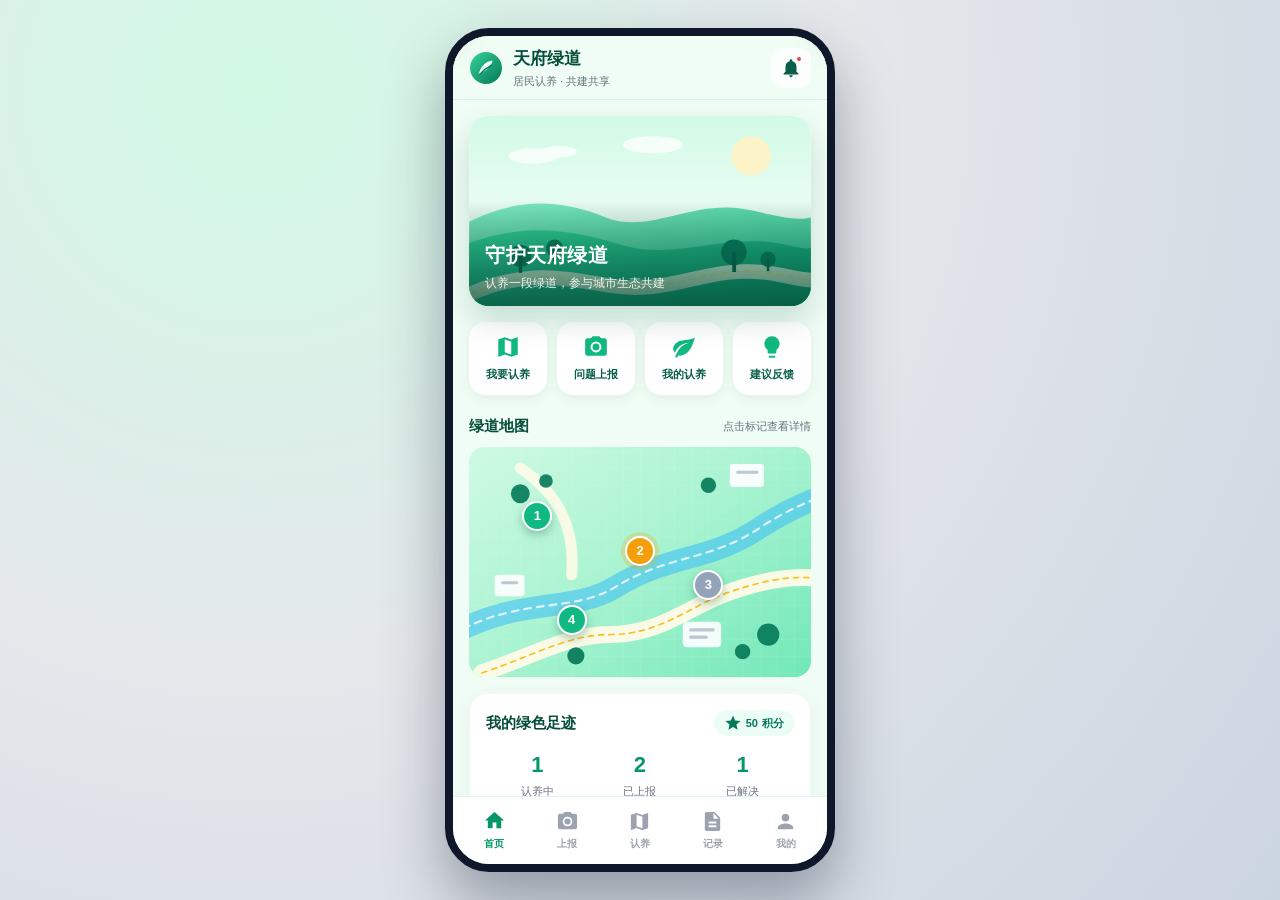
<file: index.html>
<!DOCTYPE html>
<html lang="zh-CN">
<head>
  <meta charset="utf-8">
  <meta name="viewport" content="width=device-width, initial-scale=1, viewport-fit=cover">
  <meta name="theme-color" content="#10b981">
  <meta name="description" content="天府绿道居民认养计划：认养绿道、上报问题、共建公园城市。">
  <title>天府绿道 · 居民认养</title>
  <link rel="icon" href="assets/images/logo.svg" type="image/svg+xml">
  <link rel="stylesheet" href="css/tailwind.css">
  <link rel="stylesheet" href="css/base.css">
</head>
<body>
  <!-- 图标雪碧图（内联，离线可用） -->
  <svg xmlns="http://www.w3.org/2000/svg" aria-hidden="true" style="position:absolute;width:0;height:0;overflow:hidden">
    <symbol id="i-home" viewBox="0 0 24 24"><path d="M10 20v-6h4v6h5v-8h3L12 3 2 12h3v8z"/></symbol>
    <symbol id="i-camera" viewBox="0 0 24 24"><path d="M12 15.2a3.2 3.2 0 1 0 0-6.4 3.2 3.2 0 0 0 0 6.4zM9 2 7.17 4H4a2 2 0 0 0-2 2v12a2 2 0 0 0 2 2h16a2 2 0 0 0 2-2V6a2 2 0 0 0-2-2h-3.17L15 2H9zm3 15a5 5 0 1 1 0-10 5 5 0 0 1 0 10z"/></symbol>
    <symbol id="i-map" viewBox="0 0 24 24"><path d="M20.5 3l-.16.03L15 5.1 9 3 3.36 4.9c-.21.07-.36.25-.36.48V20.5c0 .28.22.5.5.5l.16-.03L9 18.9l6 2.1 5.64-1.9c.21-.07.36-.25.36-.48V3.5c0-.28-.22-.5-.5-.5zM15 19l-6-2.11V5l6 2.11V19z"/></symbol>
    <symbol id="i-user" viewBox="0 0 24 24"><path d="M12 12c2.21 0 4-1.79 4-4s-1.79-4-4-4-4 1.79-4 4 1.79 4 4 4zm0 2c-2.67 0-8 1.34-8 4v2h16v-2c0-2.66-5.33-4-8-4z"/></symbol>
    <symbol id="i-file" viewBox="0 0 24 24"><path d="M14 2H6c-1.1 0-1.99.9-1.99 2L4 20c0 1.1.89 2 1.99 2H18c1.1 0 2-.9 2-2V8l-6-6zm2 16H8v-2h8v2zm0-4H8v-2h8v2zm-3-5V3.5L18.5 9H13z"/></symbol>
    <symbol id="i-bell" viewBox="0 0 24 24"><path d="M12 22c1.1 0 2-.9 2-2h-4c0 1.1.89 2 2 2zm6-6v-5c0-3.07-1.64-5.64-4.5-6.32V4a1.5 1.5 0 0 0-3 0v.68C7.63 5.36 6 7.92 6 11v5l-2 2v1h16v-1l-2-2z"/></symbol>
    <symbol id="i-chevron" viewBox="0 0 24 24"><path d="M8.59 16.59 13.17 12 8.59 7.41 10 6l6 6-6 6z"/></symbol>
    <symbol id="i-back" viewBox="0 0 24 24"><path d="M20 11H7.83l5.59-5.59L12 4l-8 8 8 8 1.41-1.41L7.83 13H20v-2z"/></symbol>
    <symbol id="i-leaf" viewBox="0 0 24 24"><path d="M17 8C8 10 5.9 16.17 3.82 21.34l1.89.66.95-2.3c.48.17.98.3 1.34.3C19 20 22 3 22 3c-1 2-8 2.25-13 3.25S2 11.5 2 13.5s1.75 3.75 1.75 3.75C7 8 17 8 17 8z"/></symbol>
    <symbol id="i-plus" viewBox="0 0 24 24"><path d="M19 13h-6v6h-2v-6H5v-2h6V5h2v6h6v2z"/></symbol>
    <symbol id="i-image" viewBox="0 0 24 24"><path d="M21 19V5c0-1.1-.9-2-2-2H5c-1.1 0-2 .9-2 2v14c0 1.1.9 2 2 2h14c1.1 0 2-.9 2-2zM8.5 13.5l2.5 3.01L14.5 12l4.5 6H5l3.5-4.5z"/></symbol>
    <symbol id="i-close" viewBox="0 0 24 24"><path d="M19 6.41 17.59 5 12 10.59 6.41 5 5 6.41 10.59 12 5 17.59 6.41 19 12 13.41 17.59 19 19 17.59 13.41 12z"/></symbol>
    <symbol id="i-check" viewBox="0 0 24 24"><path d="M9 16.17 4.83 12l-1.42 1.41L9 19 21 7l-1.41-1.41z"/></symbol>
    <symbol id="i-clock" viewBox="0 0 24 24"><path d="M11.99 2C6.47 2 2 6.48 2 12s4.47 10 9.99 10C17.52 22 22 17.52 22 12S17.52 2 11.99 2zM12 20c-4.42 0-8-3.58-8-8s3.58-8 8-8 8 3.58 8 8-3.58 8-8 8zm.5-13H11v6l5.25 3.15.75-1.23-4.5-2.67z"/></symbol>
    <symbol id="i-gift" viewBox="0 0 24 24"><path d="M20 6h-2.18c.11-.31.18-.65.18-1a2.996 2.996 0 0 0-5.5-1.65l-.5.67-.5-.68C10.96 2.54 10.05 2 9 2 7.34 2 6 3.34 6 5c0 .35.07.69.18 1H4c-1.11 0-1.99.89-1.99 2L2 19c0 1.11.89 2 2 2h16c1.11 0 2-.89 2-2V8c0-1.11-.89-2-2-2zm-5-2c.55 0 1 .45 1 1s-.45 1-1 1-1-.45-1-1 .45-1 1-1zM9 4c.55 0 1 .45 1 1s-.45 1-1 1-1-.45-1-1 .45-1 1-1zm11 15H4v-2h16v2zm0-5H4V8h5.08L7 10.83 8.62 12 11 8.76l1-1.36 1 1.36L15.38 12 17 10.83 14.92 8H20v6z"/></symbol>
    <symbol id="i-star" viewBox="0 0 24 24"><path d="M12 17.27 18.18 21l-1.64-7.03L22 9.24l-7.19-.61L12 2 9.19 8.63 2 9.24l5.46 4.73L5.82 21z"/></symbol>
    <symbol id="i-settings" viewBox="0 0 24 24"><path d="M19.14 12.94c.04-.3.06-.61.06-.94 0-.32-.02-.64-.07-.94l2.03-1.58c.18-.14.23-.41.12-.61l-1.92-3.32c-.12-.22-.37-.29-.59-.22l-2.39.96c-.5-.38-1.03-.7-1.62-.94l-.36-2.54c-.04-.24-.24-.41-.48-.41h-3.84c-.24 0-.43.17-.47.41l-.36 2.54c-.59.24-1.13.57-1.62.94l-2.39-.96c-.22-.08-.47 0-.59.22L2.74 8.87c-.12.21-.08.47.12.61l2.03 1.58c-.05.3-.09.63-.09.94s.02.64.07.94l-2.03 1.58c-.18.14-.23.41-.12.61l1.92 3.32c.12.22.37.29.59.22l2.39-.96c.5.38 1.03.7 1.62.94l.36 2.54c.05.24.24.41.48.41h3.84c.24 0 .44-.17.47-.41l.36-2.54c.59-.24 1.13-.56 1.62-.94l2.39.96c.22.08.47 0 .59-.22l1.92-3.32c.12-.22.07-.47-.12-.61l-2.01-1.58zM12 15.6c-1.98 0-3.6-1.62-3.6-3.6s1.62-3.6 3.6-3.6 3.6 1.62 3.6 3.6-1.62 3.6-3.6 3.6z"/></symbol>
    <symbol id="i-edit" viewBox="0 0 24 24"><path d="M3 17.25V21h3.75L17.81 9.94l-3.75-3.75L3 17.25zM20.71 7.04c.39-.39.39-1.02 0-1.41l-2.34-2.34a.9959.9959 0 0 0-1.41 0l-1.83 1.83 3.75 3.75 1.83-1.83z"/></symbol>
    <symbol id="i-bulb" viewBox="0 0 24 24"><path d="M9 21c0 .55.45 1 1 1h4c.55 0 1-.45 1-1v-1H9v1zm3-19C8.14 2 5 5.14 5 9c0 2.38 1.19 4.47 3 5.74V17c0 .55.45 1 1 1h6c.55 0 1-.45 1-1v-2.26c1.81-1.27 3-3.36 3-5.74 0-3.86-3.14-7-7-7z"/></symbol>
    <symbol id="i-send" viewBox="0 0 24 24"><path d="M2.01 21 23 12 2.01 3 2 10l15 2-15 2z"/></symbol>
    <symbol id="i-refresh" viewBox="0 0 24 24"><path d="M17.65 6.35A7.958 7.958 0 0 0 12 4c-4.42 0-7.99 3.58-7.99 8s3.57 8 7.99 8c3.73 0 6.84-2.55 7.73-6h-2.08C16.75 16.64 14.56 18 12 18c-3.31 0-6-2.69-6-6s2.69-6 6-6c1.66 0 3.14.69 4.22 1.78L13 11h7V4l-2.35 2.35z"/></symbol>
    <symbol id="i-chart" viewBox="0 0 24 24"><path d="M3.5 18.49l6-6.01 4 4L22 6.92l-1.41-1.41-7.09 7.97-4-4L2 16.99z"/></symbol>
    <symbol id="i-heart" viewBox="0 0 24 24"><path d="M12 21.35l-1.45-1.32C5.4 15.36 2 12.28 2 8.5 2 5.42 4.42 3 7.5 3c1.74 0 3.41.81 4.5 2.09C13.09 3.81 14.76 3 16.5 3 19.58 3 22 5.42 22 8.5c0 3.78-3.4 6.86-8.55 11.54L12 21.35z"/></symbol>
    <symbol id="i-location" viewBox="0 0 24 24"><path d="M12 2C8.13 2 5 5.13 5 9c0 5.25 7 13 7 13s7-7.75 7-13c0-3.87-3.13-7-7-7zm0 9.5c-1.38 0-2.5-1.12-2.5-2.5s1.12-2.5 2.5-2.5 2.5 1.12 2.5 2.5-1.12 2.5-2.5 2.5z"/></symbol>
    <symbol id="i-list" viewBox="0 0 24 24"><path d="M3 13h2v-2H3v2zm0 4h2v-2H3v2zm0-8h2V7H3v2zm4 4h14v-2H7v2zm0 4h14v-2H7v2zM7 7v2h14V7H7z"/></symbol>
    <symbol id="i-search" viewBox="0 0 24 24"><path d="M15.5 14h-.79l-.28-.27C15.41 12.59 16 11.11 16 9.5 16 5.91 13.09 3 9.5 3S3 5.91 3 9.5 5.91 16 9.5 16c1.61 0 3.09-.59 4.23-1.57l.27.28v.79l5 4.99L20.49 19l-4.99-5zm-6 0C7.01 14 5 11.99 5 9.5S7.01 5 9.5 5 14 7.01 14 9.5 11.99 14 9.5 14z"/></symbol>
    <symbol id="i-info" viewBox="0 0 24 24"><path d="M11 7h2v2h-2zm0 4h2v6h-2zm1-9C6.48 2 2 6.48 2 12s4.48 10 10 10 10-4.48 10-10S17.52 2 12 2zm0 18c-4.41 0-8-3.59-8-8s3.59-8 8-8 8 3.59 8 8-3.59 8-8 8z"/></symbol>
    <symbol id="i-sync" viewBox="0 0 24 24"><path d="M12 4V1L8 5l4 4V6c3.31 0 6 2.69 6 6 0 1.01-.25 1.97-.7 2.8l1.46 1.46A7.93 7.93 0 0 0 20 12c0-4.42-3.58-8-8-8zm0 14c-3.31 0-6-2.69-6-6 0-1.01.25-1.97.7-2.8L5.24 7.74A7.93 7.93 0 0 0 4 12c0 4.42 3.58 8 8 8v3l4-4-4-4v3z"/></symbol>
  </svg>

  <div class="app" id="app">
    <main class="app-main" id="app-main">

      <!-- ================= 首页 ================= -->
      <section class="page" id="page-home" data-page="home">
        <header class="page-header">
          <img src="assets/images/logo.svg" alt="天府绿道标志" width="34" height="34" style="width:34px;height:34px">
          <div style="flex:1;min-width:0">
            <h1 class="page-title">天府绿道</h1>
            <p style="margin:1px 0 0;font-size:11px;color:#6b7280">居民认养 · 共建共享</p>
          </div>
          <button class="icon-btn" type="button" data-action="open-notifications" aria-label="消息通知">
            <svg class="icon"><use href="#i-bell"/></svg>
            <span class="notif-dot hidden" id="notif-dot"></span>
          </button>
        </header>
        <div class="page-scroll">
          <div class="hero-card">
            <img src="assets/images/hero-greenway.svg" alt="天府绿道绿意实景" id="hero-img">
            <div class="hero-overlay">
              <h2 id="hero-title">认养一段绿道</h2>
              <p id="hero-subtitle">共建公园城市 · 共享绿色生活</p>
            </div>
          </div>

          <div class="grid grid-cols-4" style="gap:10px;margin-top:16px">
            <button class="quick-entry" type="button" data-nav="adopt">
              <svg class="icon"><use href="#i-map"/></svg>
              <span>我要认养</span>
            </button>
            <button class="quick-entry" type="button" data-nav="report">
              <svg class="icon"><use href="#i-camera"/></svg>
              <span>问题上报</span>
            </button>
            <button class="quick-entry" type="button" data-nav="my-adoptions">
              <svg class="icon"><use href="#i-leaf"/></svg>
              <span>我的认养</span>
            </button>
            <button class="quick-entry" type="button" data-nav="my-suggestions">
              <svg class="icon"><use href="#i-bulb"/></svg>
              <span>建议反馈</span>
            </button>
          </div>

          <div class="flex items-center justify-between" style="margin-top:20px;margin-bottom:10px">
            <h2 class="section-title">绿道地图</h2>
            <span class="text-muted" style="font-size:11px">点击标记查看详情</span>
          </div>
          <div class="map-container">
            <img src="assets/images/hero-map.svg" alt="天府绿道区域示意图">
            <div id="home-markers"></div>
          </div>

          <div class="card" style="margin-top:16px">
            <div class="flex items-center justify-between">
              <h2 class="section-title">我的绿色足迹</h2>
              <span class="chip"><svg class="icon icon-sm"><use href="#i-star"/></svg><span id="home-points">0</span> 积分</span>
            </div>
            <div class="grid grid-cols-3" style="margin-top:12px;text-align:center">
              <div>
                <p class="stat-num" id="home-adoptions">0</p>
                <p class="stat-label">认养中</p>
              </div>
              <div>
                <p class="stat-num" id="home-reports">0</p>
                <p class="stat-label">已上报</p>
              </div>
              <div>
                <p class="stat-num" id="home-resolved">0</p>
                <p class="stat-label">已解决</p>
              </div>
            </div>
          </div>

          <div class="flex items-center justify-between" style="margin-top:20px;margin-bottom:10px">
            <h2 class="section-title">环保动态</h2>
            <button class="text-muted" type="button" data-nav="my-suggestions" style="border:none;background:none;font-size:11px;cursor:pointer">
              我要建议
            </button>
          </div>
          <div class="card" id="home-bulletins">
            <div class="skeleton" style="height:56px"></div>
          </div>
        </div>
      </section>

      <!-- ================= 问题上报 ================= -->
      <section class="page" id="page-report" data-page="report">
        <header class="page-header">
          <div style="flex:1">
            <h1 class="page-title">问题上报</h1>
            <p style="margin:1px 0 0;font-size:11px;color:#6b7280">随手拍 · 共建美好绿道</p>
          </div>
          <span class="chip"><svg class="icon icon-sm"><use href="#i-camera"/></svg>上报得积分</span>
        </header>
        <div class="page-scroll">
          <div class="card">
            <h2 class="section-title">现场照片</h2>
            <p class="text-muted" style="margin:4px 0 12px;font-size:12px">最多 3 张，清晰的照片有助于快速处理</p>
            <div class="preview-grid" id="report-previews"></div>
            <div class="grid grid-cols-2" style="gap:10px;margin-top:12px">
              <button class="btn btn-ghost" type="button" data-action="pick-camera">
                <svg class="icon icon-sm"><use href="#i-camera"/></svg>拍照
              </button>
              <button class="btn btn-ghost" type="button" data-action="pick-gallery">
                <svg class="icon icon-sm"><use href="#i-image"/></svg>从相册选择
              </button>
            </div>
          </div>

          <div class="card" style="margin-top:14px">
            <h2 class="section-title">上报类型</h2>
            <div class="tab-bar" style="margin-top:10px" data-role="report-kind">
              <button class="tab-btn active" type="button" data-kind="issue">绿道问题</button>
              <button class="tab-btn" type="button" data-kind="bug">小程序问题</button>
            </div>
            <div class="grid grid-cols-2" style="gap:8px;margin-top:12px" id="report-types"></div>
          </div>

          <div class="card" style="margin-top:14px">
            <h2 class="section-title">位置信息</h2>
            <div style="margin-top:10px">
              <label class="text-muted" for="report-region" style="font-size:12px">所属绿道段落</label>
              <select class="field" id="report-region" style="margin-top:6px">
                <option value="">请选择段落（可选）</option>
              </select>
            </div>
            <div style="margin-top:12px">
              <label class="text-muted" for="report-location" style="font-size:12px">具体位置</label>
              <input class="field" id="report-location" type="text" maxlength="120" placeholder="例如：南段1号 第3个休息亭旁" style="margin-top:6px">
              <p class="text-muted" id="location-hint" style="font-size:11px;margin:6px 0 0">
                当前环境无法获取定位，请手动描述位置。
              </p>
              <button class="btn btn-ghost btn-sm hidden" type="button" id="gps-btn" data-action="pick-gps" style="margin-top:8px">
                <svg class="icon icon-sm"><use href="#i-location"/></svg>获取当前位置
              </button>
            </div>
          </div>

          <div class="card" style="margin-top:14px">
            <h2 class="section-title">详细描述</h2>
            <textarea class="field" id="report-desc" rows="4" maxlength="500" placeholder="请描述发现的问题，例如：护栏松动、照明损坏、垃圾堆积……" style="margin-top:10px"></textarea>
            <div class="flex items-center justify-between" style="margin-top:6px">
              <span class="text-muted" style="font-size:11px">请勿填写个人敏感信息</span>
              <span class="text-muted" style="font-size:11px"><span id="desc-count">0</span>/500</span>
            </div>
          </div>

          <button class="btn btn-primary" type="button" id="report-submit" data-action="submit-report" style="width:100%;margin-top:16px">
            <svg class="icon icon-sm"><use href="#i-send"/></svg>提交上报
          </button>
          <p class="text-muted" style="text-align:center;font-size:11px;margin:10px 0 0">提交成功后可在「我的记录」查看处理进度</p>
        </div>
      </section>

      <!-- ================= 认养列表 ================= -->
      <section class="page" id="page-adopt" data-page="adopt">
        <header class="page-header">
          <div style="flex:1">
            <h1 class="page-title">绿道认养</h1>
            <p style="margin:1px 0 0;font-size:11px;color:#6b7280">选择一段绿道，成为它的守护者</p>
          </div>
          <button class="icon-btn" type="button" data-action="refresh-adopt" aria-label="刷新">
            <svg class="icon"><use href="#i-refresh"/></svg>
          </button>
        </header>
        <div class="page-scroll">
          <div style="position:relative">
            <svg class="icon" style="position:absolute;left:12px;top:50%;transform:translateY(-50%);width:18px;height:18px;color:#9ca3af"><use href="#i-search"/></svg>
            <input class="field" id="adopt-search" type="search" placeholder="搜索绿道名称或段落" style="padding-left:38px">
          </div>
          <div class="tab-bar" style="margin-top:12px" data-role="adopt-section">
            <button class="tab-btn active" type="button" data-section="">全部</button>
            <button class="tab-btn" type="button" data-section="南段">南段</button>
            <button class="tab-btn" type="button" data-section="东段">东段</button>
            <button class="tab-btn" type="button" data-section="北段">北段</button>
            <button class="tab-btn" type="button" data-section="西段">西段</button>
          </div>
          <div id="adopt-list" style="margin-top:14px;display:flex;flex-direction:column;gap:12px">
            <div class="skeleton" style="height:120px"></div>
            <div class="skeleton" style="height:120px"></div>
          </div>
        </div>
      </section>

      <!-- ================= 认养详情 ================= -->
      <section class="page" id="page-adopt-detail" data-page="adopt-detail">
        <header class="page-header">
          <button class="icon-btn" type="button" data-action="back" aria-label="返回">
            <svg class="icon"><use href="#i-back"/></svg>
          </button>
          <h1 class="page-title">认养详情</h1>
        </header>
        <div class="page-scroll" id="adopt-detail-body">
          <div class="skeleton" style="height:200px"></div>
        </div>
      </section>

      <!-- ================= 我的记录 ================= -->
      <section class="page" id="page-my-reports" data-page="my-reports">
        <header class="page-header">
          <div style="flex:1">
            <h1 class="page-title">我的记录</h1>
            <p style="margin:1px 0 0;font-size:11px;color:#6b7280">上报与处理进度</p>
          </div>
          <button class="icon-btn" type="button" data-action="refresh-reports" aria-label="刷新">
            <svg class="icon"><use href="#i-refresh"/></svg>
          </button>
        </header>
        <div class="page-scroll">
          <div class="card">
            <div class="grid grid-cols-4" style="text-align:center">
              <div>
                <p class="stat-num" id="mr-total">0</p>
                <p class="stat-label">全部</p>
              </div>
              <div>
                <p class="stat-num" id="mr-pending" style="color:#d97706">0</p>
                <p class="stat-label">待处理</p>
              </div>
              <div>
                <p class="stat-num" id="mr-processing" style="color:#2563eb">0</p>
                <p class="stat-label">处理中</p>
              </div>
              <div>
                <p class="stat-num" id="mr-resolved" style="color:#059669">0</p>
                <p class="stat-label">已解决</p>
              </div>
            </div>
          </div>
          <div class="tab-bar" style="margin-top:12px" data-role="my-reports-kind">
            <button class="tab-btn active" type="button" data-kind="">全部</button>
            <button class="tab-btn" type="button" data-kind="issue">绿道问题</button>
            <button class="tab-btn" type="button" data-kind="bug">小程序问题</button>
          </div>
          <div id="my-reports-list" style="margin-top:12px;display:flex;flex-direction:column;gap:10px">
            <div class="skeleton" style="height:96px"></div>
          </div>
        </div>
      </section>

      <!-- ================= 个人中心 ================= -->
      <section class="page" id="page-profile" data-page="profile">
        <header class="page-header">
          <h1 class="page-title" style="flex:1">个人中心</h1>
          <button class="icon-btn" type="button" data-action="open-about" aria-label="关于">
            <svg class="icon"><use href="#i-settings"/></svg>
          </button>
        </header>
        <div class="page-scroll">
          <div class="user-card">
            <div class="flex items-center" style="gap:14px">
              <div class="user-avatar" id="profile-avatar">绿</div>
              <div style="flex:1;min-width:0">
                <p style="margin:0;font-size:18px;font-weight:800" id="profile-nickname">绿道守护者</p>
                <p style="margin:4px 0 0;font-size:11px;opacity:.85" id="profile-meta">正在加载…</p>
              </div>
              <button class="icon-btn" type="button" data-action="edit-profile" aria-label="编辑昵称" style="background:rgba(255,255,255,.18);color:#fff">
                <svg class="icon icon-sm"><use href="#i-edit"/></svg>
              </button>
            </div>
            <div class="grid grid-cols-3" style="margin-top:16px;text-align:center">
              <div>
                <p style="margin:0;font-size:22px;font-weight:800" id="profile-points">0</p>
                <p style="margin:2px 0 0;font-size:11px;opacity:.85">积分</p>
              </div>
              <div>
                <p style="margin:0;font-size:22px;font-weight:800" id="profile-adoptions">0</p>
                <p style="margin:2px 0 0;font-size:11px;opacity:.85">认养中</p>
              </div>
              <div>
                <p style="margin:0;font-size:22px;font-weight:800" id="profile-reports">0</p>
                <p style="margin:2px 0 0;font-size:11px;opacity:.85">上报</p>
              </div>
            </div>
          </div>

          <div class="card" style="margin-top:16px;padding:6px 16px">
            <button class="list-row" type="button" data-nav="my-adoptions">
              <span class="list-icon"><svg class="icon icon-sm"><use href="#i-leaf"/></svg></span>
              <span>我的认养</span>
              <span class="list-arrow"><svg class="icon icon-sm"><use href="#i-chevron"/></svg></span>
            </button>
            <button class="list-row" type="button" data-nav="my-reports">
              <span class="list-icon"><svg class="icon icon-sm"><use href="#i-file"/></svg></span>
              <span>我的上报</span>
              <span class="list-arrow"><svg class="icon icon-sm"><use href="#i-chevron"/></svg></span>
            </button>
            <button class="list-row" type="button" data-nav="my-suggestions">
              <span class="list-icon"><svg class="icon icon-sm"><use href="#i-bulb"/></svg></span>
              <span>我的建议</span>
              <span class="list-arrow"><svg class="icon icon-sm"><use href="#i-chevron"/></svg></span>
            </button>
            <button class="list-row" type="button" data-action="open-points">
              <span class="list-icon"><svg class="icon icon-sm"><use href="#i-star"/></svg></span>
              <span>积分明细</span>
              <span class="list-arrow"><svg class="icon icon-sm"><use href="#i-chevron"/></svg></span>
            </button>
            <button class="list-row" type="button" data-action="open-notifications">
              <span class="list-icon"><svg class="icon icon-sm"><use href="#i-bell"/></svg></span>
              <span>消息通知</span>
              <span class="badge badge-mine hidden" id="profile-unread">0</span>
              <span class="list-arrow"><svg class="icon icon-sm"><use href="#i-chevron"/></svg></span>
            </button>
            <button class="list-row" type="button" data-action="open-about">
              <span class="list-icon"><svg class="icon icon-sm"><use href="#i-info"/></svg></span>
              <span>关于项目</span>
              <span class="list-arrow"><svg class="icon icon-sm"><use href="#i-chevron"/></svg></span>
            </button>
          </div>

          <p class="text-muted" style="text-align:center;font-size:11px;margin:18px 0 0">
            天府绿道 · 居民认养计划 v1.0
          </p>
        </div>
      </section>

      <!-- ================= 我的认养 ================= -->
      <section class="page" id="page-my-adoptions" data-page="my-adoptions">
        <header class="page-header">
          <button class="icon-btn" type="button" data-action="back" aria-label="返回">
            <svg class="icon"><use href="#i-back"/></svg>
          </button>
          <h1 class="page-title">我的认养</h1>
        </header>
        <div class="page-scroll">
          <div class="card" id="my-adoptions-summary">
            <div class="grid grid-cols-2" style="text-align:center">
              <div>
                <p class="stat-num" id="ma-total">0</p>
                <p class="stat-label">有效认养</p>
              </div>
              <div>
                <p class="stat-num" id="ma-pending">0</p>
                <p class="stat-label">本月待上报</p>
              </div>
            </div>
          </div>
          <div id="my-adoptions-list" style="margin-top:14px;display:flex;flex-direction:column;gap:12px">
            <div class="skeleton" style="height:140px"></div>
          </div>
        </div>
      </section>

      <!-- ================= 我的建议 ================= -->
      <section class="page" id="page-my-suggestions" data-page="my-suggestions">
        <header class="page-header">
          <button class="icon-btn" type="button" data-action="back" aria-label="返回">
            <svg class="icon"><use href="#i-back"/></svg>
          </button>
          <h1 class="page-title">建议反馈</h1>
        </header>
        <div class="page-scroll">
          <div class="card">
            <h2 class="section-title">写下你的建议</h2>
            <textarea class="field" id="suggestion-content" rows="4" maxlength="500" placeholder="对绿道管理、活动或小程序功能有什么建议？" style="margin-top:10px"></textarea>
            <input class="field" id="suggestion-contact" type="text" maxlength="60" placeholder="联系方式（选填）" style="margin-top:10px">
            <button class="btn btn-primary" type="button" data-action="submit-suggestion" id="suggestion-submit" style="width:100%;margin-top:12px">
              <svg class="icon icon-sm"><use href="#i-send"/></svg>提交建议
            </button>
          </div>

          <div class="flex items-center justify-between" style="margin-top:20px;margin-bottom:10px">
            <h2 class="section-title">我的建议</h2>
            <button class="text-muted" type="button" data-action="refresh-suggestions" style="border:none;background:none;font-size:11px;cursor:pointer">刷新</button>
          </div>
          <div id="my-suggestions-list" style="display:flex;flex-direction:column;gap:10px">
            <div class="skeleton" style="height:90px"></div>
          </div>
        </div>
      </section>

    </main>

    <!-- 全局底部导航 -->
    <nav class="bottom-nav" id="bottom-nav" aria-label="主导航">
      <button class="nav-item active" type="button" data-nav="home">
        <svg class="icon"><use href="#i-home"/></svg>
        <span>首页</span>
      </button>
      <button class="nav-item" type="button" data-nav="report">
        <svg class="icon"><use href="#i-camera"/></svg>
        <span>上报</span>
      </button>
      <button class="nav-item" type="button" data-nav="adopt">
        <svg class="icon"><use href="#i-map"/></svg>
        <span>认养</span>
      </button>
      <button class="nav-item" type="button" data-nav="my-reports">
        <svg class="icon"><use href="#i-file"/></svg>
        <span>记录</span>
      </button>
      <button class="nav-item" type="button" data-nav="profile">
        <svg class="icon"><use href="#i-user"/></svg>
        <span>我的</span>
      </button>
    </nav>

    <div class="toast-host" id="toast-host" aria-live="polite"></div>
    <div id="modal-host"></div>
  </div>

  <!-- 隐藏的文件选择器（拍照 / 相册） -->
  <input type="file" id="input-camera" accept="image/*" capture="environment" tabindex="-1" aria-hidden="true"
         style="position:fixed;left:-9999px;top:0;width:1px;height:1px;opacity:0">
  <input type="file" id="input-gallery" accept="image/*" multiple tabindex="-1" aria-hidden="true"
         style="position:fixed;left:-9999px;top:0;width:1px;height:1px;opacity:0">

  <script type="module" src="js/app.js"></script>
  <script>
    // 兜底提示：模块脚本加载失败时给出可读信息，而不是白屏
    window.setTimeout(function () {
      if (!window.__tfgBooted) {
        var main = document.getElementById('app-main');
        if (main) {
          main.innerHTML =
            '<div class="boot-error">页面加载超时，请刷新页面重试。</div>';
        }
      }
    }, 10000);
  </script>
</body>
</html>
</file>
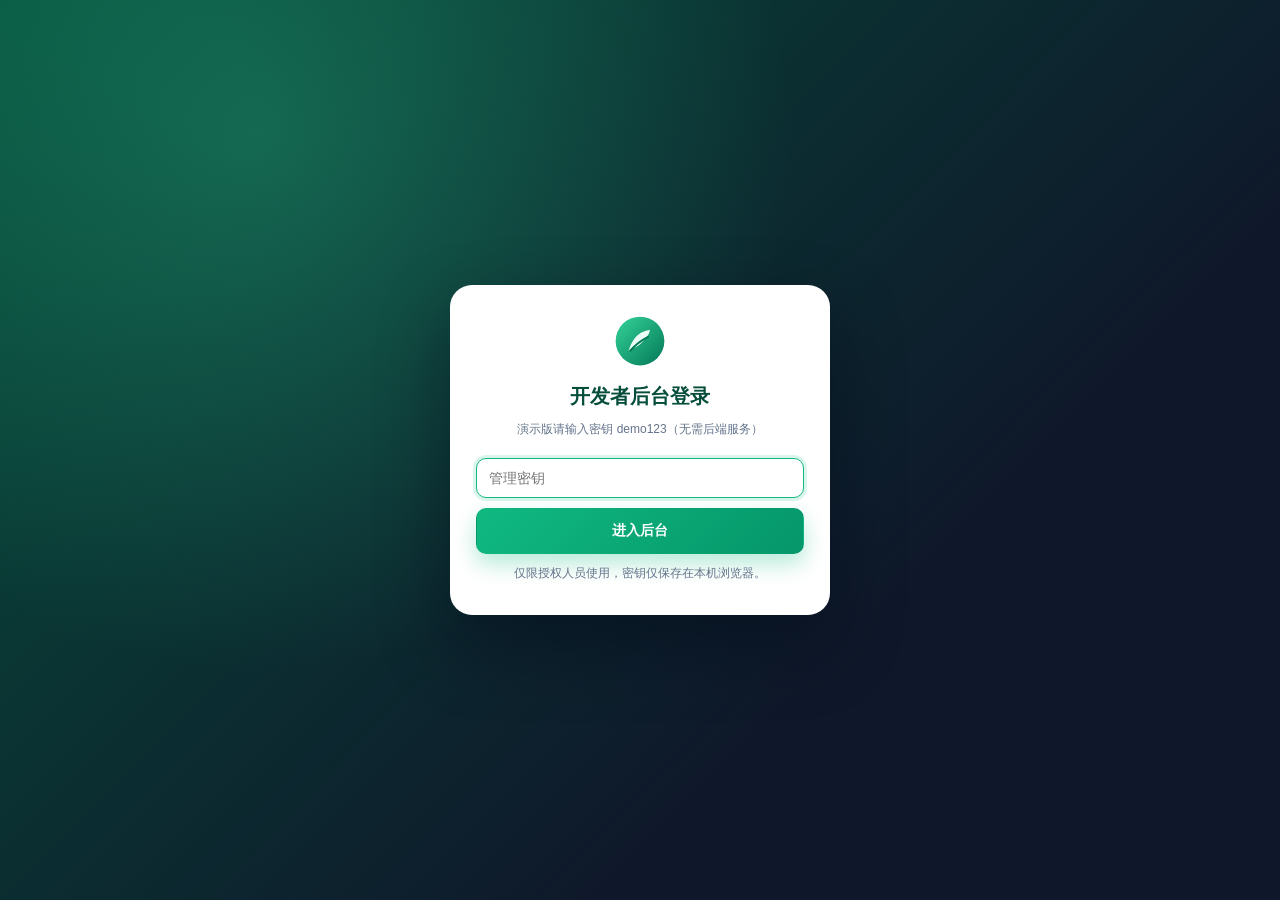
<file: admin/index.html>
<!DOCTYPE html>
<html lang="zh-CN">
<head>
  <meta charset="utf-8">
  <meta http-equiv="refresh" content="0; url=../developer.html">
  <title>开发者后台</title>
</head>
<body>
  <p>正在进入开发者后台……如果未自动跳转，<a href="../developer.html">点此打开</a>。</p>
</body>
</html>
</file>
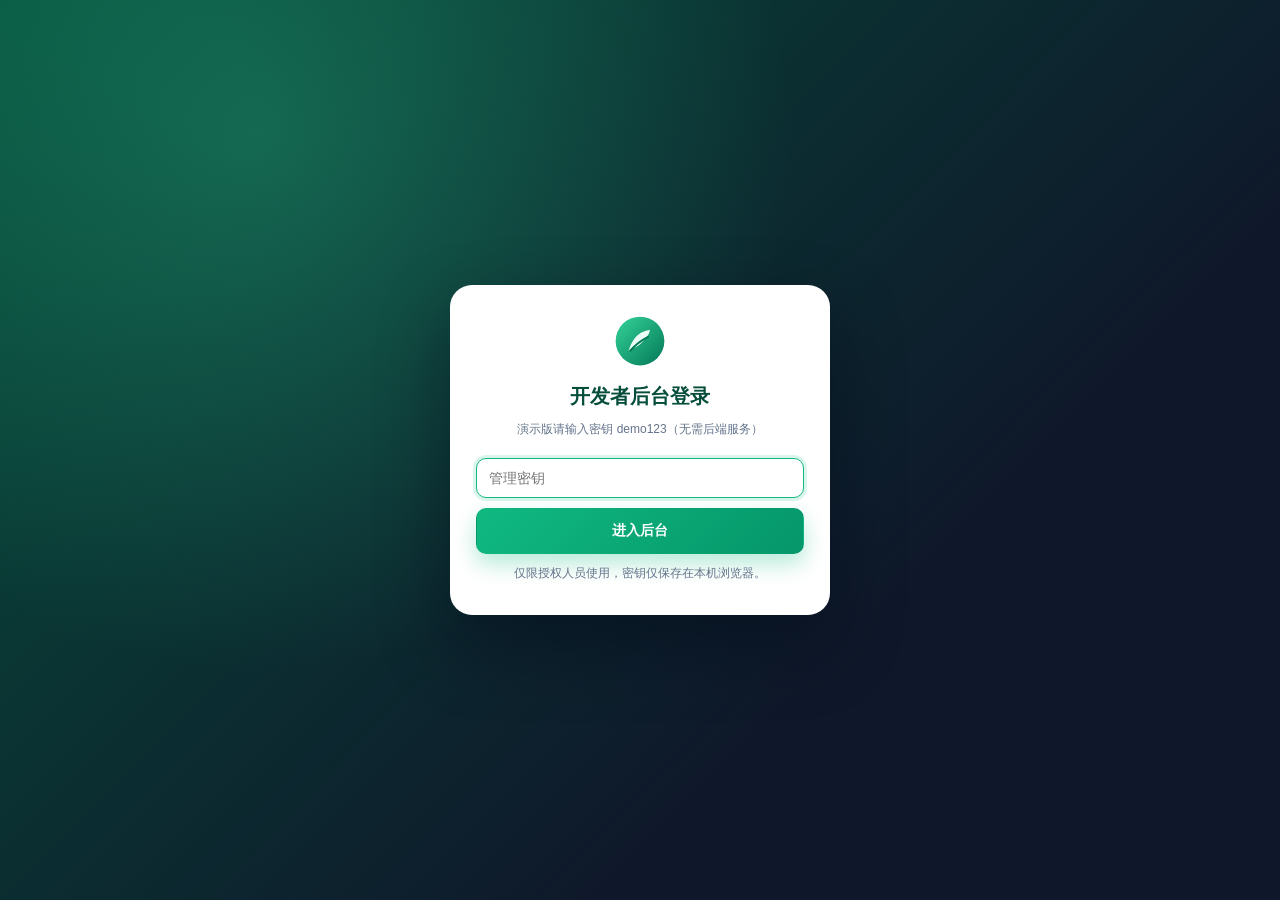
<file: developer.html>
<!DOCTYPE html>
<html lang="zh-CN">
<head>
  <meta charset="utf-8">
  <meta name="viewport" content="width=device-width, initial-scale=1">
  <meta name="theme-color" content="#10b981">
  <title>开发者后台 · 天府绿道</title>
  <link rel="icon" href="assets/images/logo.svg" type="image/svg+xml">
  <link rel="stylesheet" href="css/developer.css">
</head>
<body>
  <header class="admin-header">
    <div class="brand">
      <img src="assets/images/logo.svg" alt="天府绿道标志" width="40" height="40">
      <div>
        <h1>天府绿道 · 开发者后台</h1>
        <p>认养 · 上报 · 建议 数据管理</p>
      </div>
    </div>
    <nav class="admin-tabs" id="admin-tabs" aria-label="后台模块">
      <button type="button" data-tab="reports" class="active">上报管理</button>
      <button type="button" data-tab="suggestions">建议反馈</button>
      <button type="button" data-tab="overview">认养概览</button>
    </nav>
    <div class="header-actions">
      <button type="button" class="admin-btn ghost" id="refresh-btn">刷新</button>
      <button type="button" class="admin-btn ghost" id="logout-btn">退出</button>
    </div>
  </header>

  <main class="admin-main">
    <!-- 上报管理 -->
    <section class="admin-panel" data-panel="reports">
      <div class="panel-head">
        <div>
          <h2>上报管理</h2>
          <p class="muted">处理居民提交的绿道问题与小程序问题</p>
        </div>
        <span class="pill" id="reports-count">共 0 条</span>
      </div>

      <div class="stat-grid">
        <div class="stat-card">
          <p class="stat-value" id="rs-total">0</p>
          <p class="stat-label">全部上报</p>
        </div>
        <div class="stat-card">
          <p class="stat-value amber" id="rs-pending">0</p>
          <p class="stat-label">待处理</p>
        </div>
        <div class="stat-card">
          <p class="stat-value blue" id="rs-processing">0</p>
          <p class="stat-label">处理中</p>
        </div>
        <div class="stat-card">
          <p class="stat-value green" id="rs-resolved">0</p>
          <p class="stat-label">已解决</p>
        </div>
        <div class="stat-card">
          <p class="stat-value" id="rs-today">0</p>
          <p class="stat-label">今日新增</p>
        </div>
      </div>

      <div class="toolbar">
        <select class="admin-input" id="filter-status" aria-label="按状态筛选">
          <option value="">全部状态</option>
          <option value="pending">待处理</option>
          <option value="processing">处理中</option>
          <option value="resolved">已解决</option>
          <option value="rejected">已驳回</option>
        </select>
        <select class="admin-input" id="filter-kind" aria-label="按分类筛选">
          <option value="">全部分类</option>
          <option value="issue">绿道问题</option>
          <option value="bug">小程序问题</option>
        </select>
        <input class="admin-input grow" id="filter-q" type="search" placeholder="搜索描述 / 位置 / 用户昵称">
        <button type="button" class="admin-btn" id="apply-filter">筛选</button>
        <button type="button" class="admin-btn ghost" id="reset-filter">重置</button>
      </div>

      <div class="table-wrap">
        <table class="admin-table">
          <thead>
            <tr>
              <th>ID</th>
              <th>提交时间</th>
              <th>用户</th>
              <th>分类 / 类型</th>
              <th>描述</th>
              <th>状态</th>
              <th>操作</th>
            </tr>
          </thead>
          <tbody id="reports-tbody">
            <tr><td colspan="7" class="muted center">加载中…</td></tr>
          </tbody>
        </table>
      </div>
    </section>

    <!-- 建议反馈 -->
    <section class="admin-panel hidden" data-panel="suggestions">
      <div class="panel-head">
        <div>
          <h2>建议反馈</h2>
          <p class="muted">查看居民建议并回复，回复内容会推送到用户端消息中心</p>
        </div>
        <span class="pill" id="suggestions-count">共 0 条</span>
      </div>

      <div class="toolbar">
        <select class="admin-input" id="suggestion-status" aria-label="按状态筛选">
          <option value="">全部状态</option>
          <option value="pending">待处理</option>
          <option value="reviewing">审核中</option>
          <option value="replied">已回复</option>
          <option value="closed">已关闭</option>
        </select>
        <input class="admin-input grow" id="suggestion-q" type="search" placeholder="搜索建议内容 / 联系方式">
        <button type="button" class="admin-btn" id="apply-suggestion-filter">筛选</button>
        <button type="button" class="admin-btn ghost" id="reset-suggestion-filter">重置</button>
      </div>

      <div id="suggestions-list" class="suggestion-list">
        <div class="admin-card muted center">加载中…</div>
      </div>
    </section>

    <!-- 认养概览 -->
    <section class="admin-panel hidden" data-panel="overview">
      <div class="panel-head">
        <div>
          <h2>认养概览</h2>
          <p class="muted">整体运营数据与各段落认养情况</p>
        </div>
        <span class="pill" id="overview-updated">—</span>
      </div>

      <div class="stat-grid four">
        <div class="stat-card">
          <p class="stat-value" id="ov-total">0</p>
          <p class="stat-label">上报总数</p>
        </div>
        <div class="stat-card">
          <p class="stat-value amber" id="ov-pending">0</p>
          <p class="stat-label">待处理上报</p>
        </div>
        <div class="stat-card">
          <p class="stat-value green" id="ov-adoptions">0</p>
          <p class="stat-label">活跃认养</p>
        </div>
        <div class="stat-card">
          <p class="stat-value" id="ov-suggestions">0</p>
          <p class="stat-label">建议总数</p>
        </div>
      </div>

      <div class="overview-grid">
        <div class="admin-card chart-card">
          <div class="card-head">
            <h3>近 7 天上报趋势</h3>
            <span class="muted small">按录入日期统计</span>
          </div>
          <div class="chart-wrap"><canvas id="chart-days"></canvas></div>
        </div>
        <div class="admin-card">
          <div class="card-head">
            <h3>问题类型分布</h3>
          </div>
          <div id="type-summary" class="type-summary">
            <p class="muted">加载中…</p>
          </div>
        </div>
      </div>

      <div class="admin-card">
        <div class="card-head">
          <h3>段落认养情况</h3>
        </div>
        <div class="table-wrap">
          <table class="admin-table">
            <thead>
              <tr>
                <th>段落</th>
                <th>分区</th>
                <th>长度</th>
                <th>认养人数</th>
                <th>认养进度</th>
                <th>状态</th>
              </tr>
            </thead>
            <tbody id="regions-tbody">
              <tr><td colspan="6" class="muted center">加载中…</td></tr>
            </tbody>
          </table>
        </div>
      </div>
    </section>
  </main>

  <!-- 登录层 -->
  <div class="login-layer" id="login-layer">
    <form class="login-card" id="login-form">
      <img src="assets/images/logo.svg" alt="天府绿道标志" width="52" height="52">
      <h2>开发者后台登录</h2>
      <p class="muted">演示版请输入密钥 demo123（无需后端服务）</p>
      <input class="admin-input" id="login-key" type="password" placeholder="管理密钥" autocomplete="current-password" required>
      <p class="login-error hidden" id="login-error"></p>
      <button class="admin-btn primary" id="login-submit" type="submit">进入后台</button>
      <p class="login-foot muted">仅限授权人员使用，密钥仅保存在本机浏览器。</p>
    </form>
  </div>

  <div class="toast-host" id="toast-host" aria-live="polite"></div>
  <div id="admin-modal-host"></div>

  <script src="js/vendor/chart.umd.js"></script>
  <script type="module" src="js/dev/admin.js"></script>
</body>
</html>
</file>
<file: css/developer.css>
/* 开发者后台样式（桌面优先，无外部依赖） */
:root {
  --primary: #10b981;
  --primary-dark: #047857;
  --ink: #0f172a;
  --muted: #64748b;
  --line: #e2e8f0;
  --bg: #f1f5f9;
  --card: #ffffff;
  --radius: 16px;
}

* {
  box-sizing: border-box;
}

html,
body {
  margin: 0;
  min-height: 100%;
}

body {
  background:
    radial-gradient(circle at 8% 0%, rgba(16, 185, 129, 0.12), transparent 34%),
    linear-gradient(180deg, #f8fafc, #eef2f7 60%, #e8eef5);
  color: var(--ink);
  font-family: -apple-system, BlinkMacSystemFont, "PingFang SC", "Microsoft YaHei", "Segoe UI", sans-serif;
  -webkit-font-smoothing: antialiased;
}

button,
input,
select,
textarea {
  font-family: inherit;
}

.hidden {
  display: none !important;
}

.muted {
  color: var(--muted);
}

.small {
  font-size: 12px;
}

.center {
  text-align: center;
}

/* ---------- 顶栏 ---------- */
.admin-header {
  position: sticky;
  top: 0;
  z-index: 40;
  display: flex;
  align-items: center;
  gap: 24px;
  padding: 14px 28px;
  background: rgba(255, 255, 255, 0.92);
  backdrop-filter: blur(12px);
  border-bottom: 1px solid var(--line);
}

.brand {
  display: flex;
  align-items: center;
  gap: 12px;
  min-width: 240px;
}

.brand h1 {
  margin: 0;
  font-size: 16px;
  font-weight: 800;
  letter-spacing: 0.3px;
  color: #064e3b;
}

.brand p {
  margin: 3px 0 0;
  font-size: 11px;
  color: var(--muted);
}

.admin-tabs {
  display: flex;
  gap: 6px;
  flex: 1;
  justify-content: center;
}

.admin-tabs button {
  border: none;
  background: transparent;
  padding: 9px 16px;
  border-radius: 999px;
  font-size: 14px;
  font-weight: 600;
  color: var(--muted);
  cursor: pointer;
  transition: background 0.2s, color 0.2s;
}

.admin-tabs button:hover {
  background: #f0fdf4;
  color: var(--primary-dark);
}

.admin-tabs button.active {
  background: var(--primary);
  color: #fff;
  box-shadow: 0 8px 18px rgba(16, 185, 129, 0.28);
}

.header-actions {
  display: flex;
  gap: 8px;
  justify-content: flex-end;
  min-width: 160px;
}

/* ---------- 主区域 ---------- */
.admin-main {
  max-width: 1180px;
  margin: 0 auto;
  padding: 26px 24px 60px;
}

.admin-panel {
  animation: panel-in 0.25s ease both;
}

@keyframes panel-in {
  from {
    opacity: 0;
    transform: translateY(6px);
  }
  to {
    opacity: 1;
    transform: translateY(0);
  }
}

.panel-head {
  display: flex;
  align-items: flex-end;
  justify-content: space-between;
  gap: 16px;
  margin-bottom: 18px;
}

.panel-head h2 {
  margin: 0;
  font-size: 22px;
  font-weight: 800;
  color: #064e3b;
}

.panel-head p {
  margin: 5px 0 0;
  font-size: 13px;
}

.pill {
  display: inline-flex;
  align-items: center;
  padding: 6px 12px;
  border-radius: 999px;
  background: #ecfdf5;
  color: var(--primary-dark);
  font-size: 12px;
  font-weight: 600;
  border: 1px solid #d1fae5;
  white-space: nowrap;
}

/* ---------- 统计卡 ---------- */
.stat-grid {
  display: grid;
  grid-template-columns: repeat(5, minmax(0, 1fr));
  gap: 14px;
  margin-bottom: 18px;
}

.stat-grid.four {
  grid-template-columns: repeat(4, minmax(0, 1fr));
}

.stat-card {
  background: var(--card);
  border: 1px solid rgba(16, 185, 129, 0.1);
  border-radius: var(--radius);
  padding: 16px 18px;
  box-shadow: 0 10px 24px rgba(15, 23, 42, 0.05);
}

.stat-value {
  margin: 0;
  font-size: 28px;
  font-weight: 800;
  color: #064e3b;
  line-height: 1.1;
}

.stat-value.amber {
  color: #b45309;
}

.stat-value.blue {
  color: #1d4ed8;
}

.stat-value.green {
  color: #047857;
}

.stat-label {
  margin: 6px 0 0;
  font-size: 12px;
  color: var(--muted);
}

/* ---------- 工具栏 / 表单 ---------- */
.toolbar {
  display: flex;
  flex-wrap: wrap;
  gap: 10px;
  margin-bottom: 16px;
}

.admin-input {
  min-height: 40px;
  padding: 9px 12px;
  border: 1px solid #cbd5e1;
  border-radius: 10px;
  background: #fff;
  font-size: 14px;
  color: var(--ink);
  outline: none;
  transition: border-color 0.2s, box-shadow 0.2s;
}

.admin-input:focus {
  border-color: var(--primary);
  box-shadow: 0 0 0 3px rgba(16, 185, 129, 0.15);
}

.admin-input.grow {
  flex: 1;
  min-width: 220px;
}

textarea.admin-input {
  width: 100%;
  resize: vertical;
  line-height: 1.6;
}

.admin-btn {
  display: inline-flex;
  align-items: center;
  justify-content: center;
  gap: 6px;
  min-height: 40px;
  padding: 8px 16px;
  border: 1px solid transparent;
  border-radius: 10px;
  background: var(--primary);
  color: #fff;
  font-size: 14px;
  font-weight: 600;
  cursor: pointer;
  transition: transform 0.15s, background 0.2s, opacity 0.2s;
}

.admin-btn:hover {
  background: var(--primary-dark);
}

.admin-btn:active {
  transform: scale(0.98);
}

.admin-btn:disabled {
  opacity: 0.55;
  cursor: not-allowed;
  transform: none;
}

.admin-btn.ghost {
  background: #fff;
  color: #334155;
  border-color: #dbe3ec;
}

.admin-btn.ghost:hover {
  background: #f0fdf4;
  color: var(--primary-dark);
  border-color: #a7f3d0;
}

.admin-btn.primary {
  background: linear-gradient(135deg, #10b981, #059669);
  box-shadow: 0 10px 22px rgba(16, 185, 129, 0.3);
  width: 100%;
  min-height: 46px;
}

.admin-btn.small {
  min-height: 32px;
  padding: 5px 11px;
  font-size: 12px;
  border-radius: 8px;
}

/* ---------- 表格 ---------- */
.table-wrap {
  background: var(--card);
  border: 1px solid rgba(15, 23, 42, 0.06);
  border-radius: var(--radius);
  box-shadow: 0 12px 30px rgba(15, 23, 42, 0.05);
  overflow: auto;
}

.admin-table {
  width: 100%;
  border-collapse: collapse;
  min-width: 860px;
}

.admin-table th,
.admin-table td {
  padding: 11px 14px;
  text-align: left;
  font-size: 13px;
  border-bottom: 1px solid #f1f5f9;
  vertical-align: middle;
}

.admin-table th {
  background: #f8fafc;
  color: var(--muted);
  font-weight: 600;
  font-size: 12px;
  white-space: nowrap;
}

.admin-table tbody tr:hover {
  background: #f8fdfa;
}

.admin-table tbody tr:last-child td {
  border-bottom: none;
}

.admin-table .mono {
  font-family: ui-monospace, SFMono-Regular, Menlo, Consolas, monospace;
  color: var(--muted);
}

.admin-table .nowrap {
  white-space: nowrap;
}

.cell-desc {
  max-width: 300px;
  overflow: hidden;
  text-overflow: ellipsis;
  display: -webkit-box;
  -webkit-line-clamp: 2;
  -webkit-box-orient: vertical;
}

.type-chip {
  display: inline-flex;
  padding: 2px 8px;
  border-radius: 999px;
  background: #ecfdf5;
  color: #047857;
  font-size: 11px;
  font-weight: 600;
}

/* ---------- 徽章（与前端保持一致） ---------- */
.badge {
  display: inline-flex;
  align-items: center;
  padding: 3px 9px;
  border-radius: 999px;
  font-size: 11px;
  font-weight: 600;
  line-height: 1.5;
  white-space: nowrap;
}

.badge-pending {
  background: #fef3c7;
  color: #92400e;
}

.badge-processing {
  background: #dbeafe;
  color: #1d4ed8;
}

.badge-resolved,
.badge-open {
  background: #d1fae5;
  color: #047857;
}

.badge-rejected,
.badge-closed {
  background: #f1f5f9;
  color: #64748b;
}

.badge-mine {
  background: #fffbeb;
  color: #b45309;
}

/* ---------- 建议列表 ---------- */
.suggestion-list {
  display: flex;
  flex-direction: column;
  gap: 12px;
}

.admin-card {
  background: var(--card);
  border: 1px solid rgba(15, 23, 42, 0.06);
  border-radius: var(--radius);
  padding: 18px 20px;
  box-shadow: 0 12px 30px rgba(15, 23, 42, 0.05);
}

.suggestion-head {
  display: flex;
  align-items: flex-start;
  gap: 18px;
}

.suggestion-head > div:first-child {
  flex: 1;
  min-width: 0;
}

.suggestion-meta {
  display: flex;
  align-items: center;
  flex-wrap: wrap;
  gap: 8px;
}

.suggestion-content {
  margin: 10px 0 0;
  font-size: 14px;
  line-height: 1.75;
  color: #334155;
  white-space: pre-wrap;
  word-break: break-word;
}

.admin-reply {
  margin-top: 12px;
  padding: 12px 14px;
  border-radius: 12px;
  background: #ecfdf5;
  border-left: 3px solid var(--primary);
}

.admin-reply .reply-label {
  font-size: 12px;
  font-weight: 700;
  color: var(--primary-dark);
}

.admin-reply p {
  margin: 4px 0 0;
  font-size: 13px;
  line-height: 1.7;
  color: #334155;
  white-space: pre-wrap;
}

/* ---------- 概览 ---------- */
.overview-grid {
  display: grid;
  grid-template-columns: minmax(0, 1.3fr) minmax(0, 1fr);
  gap: 16px;
  margin-bottom: 16px;
}

.chart-card {
  min-height: 320px;
}

.card-head {
  display: flex;
  align-items: center;
  justify-content: space-between;
  gap: 12px;
  margin-bottom: 14px;
}

.card-head h3 {
  margin: 0;
  font-size: 15px;
  font-weight: 700;
  color: #064e3b;
}

.chart-wrap {
  position: relative;
  height: 250px;
}

.type-summary {
  display: flex;
  flex-direction: column;
  gap: 12px;
}

.type-row {
  display: grid;
  grid-template-columns: 1fr auto;
  gap: 4px 10px;
  font-size: 13px;
}

.type-row .type-bar {
  grid-column: span 2;
  height: 6px;
  border-radius: 999px;
  background: #e2e8f0;
  overflow: hidden;
}

.type-row .type-bar > div {
  height: 100%;
  border-radius: 999px;
  background: linear-gradient(90deg, #34d399, #059669);
}

.mini-progress {
  width: 120px;
  height: 6px;
  border-radius: 999px;
  background: #e2e8f0;
  overflow: hidden;
}

.mini-progress > div {
  height: 100%;
  border-radius: 999px;
  background: linear-gradient(90deg, #34d399, #059669);
}

/* ---------- 登录层 ---------- */
.login-layer {
  position: fixed;
  inset: 0;
  z-index: 120;
  display: flex;
  align-items: center;
  justify-content: center;
  padding: 20px;
  background:
    radial-gradient(circle at 20% 15%, rgba(52, 211, 153, 0.28), transparent 42%),
    linear-gradient(135deg, #064e3b, #0f172a 70%);
}

.login-card {
  width: min(380px, 100%);
  background: #fff;
  border-radius: 22px;
  padding: 30px 26px 24px;
  box-shadow: 0 30px 70px rgba(2, 6, 23, 0.45);
  display: flex;
  flex-direction: column;
  align-items: stretch;
  text-align: center;
  gap: 10px;
}

.login-card img {
  align-self: center;
}

.login-card h2 {
  margin: 6px 0 0;
  font-size: 20px;
  font-weight: 800;
  color: #064e3b;
}

.login-card > p {
  margin: 0 0 8px;
  font-size: 12px;
  line-height: 1.6;
}

.login-error {
  margin: 0;
  padding: 8px 10px;
  border-radius: 8px;
  background: #fef2f2;
  color: #b91c1c;
  font-size: 12px;
  text-align: left;
}

.login-foot {
  margin: 4px 0 0;
  font-size: 11px;
}

/* ---------- Toast（复用前端约定） ---------- */
.toast-host {
  position: fixed;
  left: 50%;
  bottom: 28px;
  transform: translateX(-50%);
  display: flex;
  flex-direction: column;
  align-items: center;
  gap: 8px;
  z-index: 200;
  pointer-events: none;
  width: max-content;
  max-width: 86%;
}

.toast {
  background: rgba(15, 23, 42, 0.9);
  color: #fff;
  padding: 10px 16px;
  border-radius: 12px;
  font-size: 13px;
  line-height: 1.5;
  box-shadow: 0 10px 24px rgba(15, 23, 42, 0.25);
  animation: toast-in 0.22s ease both;
  text-align: center;
}

.toast.error {
  background: rgba(185, 28, 28, 0.94);
}

@keyframes toast-in {
  from {
    opacity: 0;
    transform: translateY(8px);
  }
  to {
    opacity: 1;
    transform: translateY(0);
  }
}

/* ---------- 后台弹层 ---------- */
.admin-modal-layer {
  position: fixed;
  inset: 0;
  z-index: 110;
  display: flex;
  align-items: center;
  justify-content: center;
  padding: 20px;
  background: rgba(15, 23, 42, 0.5);
  animation: fade-in 0.2s ease both;
}

.admin-modal {
  width: min(700px, 100%);
  max-height: 88vh;
  display: flex;
  flex-direction: column;
  background: #fff;
  border-radius: 18px;
  overflow: hidden;
  box-shadow: 0 30px 70px rgba(2, 6, 23, 0.35);
  animation: modal-in 0.24s ease both;
}

.admin-modal-head {
  display: flex;
  align-items: center;
  gap: 12px;
  padding: 16px 20px;
  border-bottom: 1px solid var(--line);
}

.admin-modal-head h3 {
  margin: 0;
  font-size: 16px;
  font-weight: 800;
  color: #064e3b;
  flex: 1;
}

.admin-close {
  border: none;
  background: #f1f5f9;
  color: #475569;
  width: 32px;
  height: 32px;
  border-radius: 9px;
  font-size: 18px;
  line-height: 1;
  cursor: pointer;
}

.admin-close:hover {
  background: #e2e8f0;
}

.admin-modal-body {
  padding: 20px;
  overflow-y: auto;
}

.admin-modal-footer {
  display: flex;
  justify-content: flex-end;
  gap: 10px;
  padding: 14px 20px;
  border-top: 1px solid var(--line);
}

@keyframes fade-in {
  from { opacity: 0; }
  to { opacity: 1; }
}

@keyframes modal-in {
  from {
    opacity: 0;
    transform: translateY(12px) scale(0.99);
  }
  to {
    opacity: 1;
    transform: translateY(0) scale(1);
  }
}

/* 详情弹层内部 */
.detail-grid {
  display: grid;
  grid-template-columns: repeat(2, minmax(0, 1fr));
  gap: 10px 18px;
  padding-bottom: 14px;
  border-bottom: 1px dashed var(--line);
}

.detail-grid > div {
  display: flex;
  flex-direction: column;
  gap: 3px;
  font-size: 13px;
}

.detail-block {
  margin-top: 16px;
}

.detail-label {
  display: block;
  margin: 0 0 6px;
  font-size: 12px;
  font-weight: 700;
  color: var(--muted);
}

.detail-content {
  margin: 0;
  font-size: 14px;
  line-height: 1.75;
  color: #334155;
  white-space: pre-wrap;
  word-break: break-word;
}

.admin-thumbs {
  display: grid;
  grid-template-columns: repeat(3, 1fr);
  gap: 10px;
}

.admin-thumbs img {
  width: 100%;
  aspect-ratio: 4 / 3;
  object-fit: cover;
  border-radius: 10px;
  border: 1px solid var(--line);
}

/* ---------- 响应式 ---------- */
@media (max-width: 1080px) {
  .admin-header {
    flex-wrap: wrap;
    gap: 12px;
    padding: 12px 18px;
  }

  .admin-tabs {
    order: 3;
    flex: 1 1 100%;
    width: 100%;
    justify-content: flex-start;
    overflow-x: auto;
  }

  .brand {
    flex: 1;
    min-width: 0;
  }

  .header-actions {
    min-width: auto;
  }

  .stat-grid,
  .stat-grid.four {
    grid-template-columns: repeat(2, minmax(0, 1fr));
  }

  .overview-grid {
    grid-template-columns: 1fr;
  }
}

@media (max-width: 640px) {
  .admin-header {
    padding: 10px 12px;
    gap: 10px;
  }

  .brand {
    flex: 1;
    min-width: 0;
    gap: 8px;
  }

  .brand img {
    width: 32px;
    height: 32px;
  }

  .brand h1 {
    font-size: 14px;
    white-space: nowrap;
  }

  .brand p {
    display: none;
  }

  .header-actions {
    gap: 6px;
  }

  .header-actions .admin-btn {
    padding: 7px 10px;
    font-size: 12px;
  }

  .admin-tabs {
    gap: 4px;
  }

  .admin-tabs button {
    padding: 7px 12px;
    font-size: 13px;
    white-space: nowrap;
  }

  .admin-main {
    padding: 18px 14px 48px;
  }

  .panel-head {
    align-items: flex-start;
    flex-direction: column;
    gap: 8px;
  }

  .admin-table {
    min-width: 760px;
  }

  .detail-grid {
    grid-template-columns: 1fr;
  }

  .suggestion-head {
    flex-direction: column;
    gap: 10px;
  }
}
</file>
<file: css/base.css>
/* 天府绿道 · 基础样式（不依赖 Tailwind 构建，保证离线可用） */
:root {
  --primary: #10b981;
  --primary-dark: #059669;
  --bg: #f0fdf4;
  --text: #111827;
  --muted: #6b7280;
  --line: rgba(16, 185, 129, 0.14);
  --radius: 18px;
  --safe-bottom: env(safe-area-inset-bottom, 0px);
  --safe-top: env(safe-area-inset-top, 0px);
}

* {
  -webkit-tap-highlight-color: transparent;
}

html,
body {
  height: 100%;
}

body {
  margin: 0;
  background: #e5e7eb;
  color: var(--text);
  font-family: -apple-system, BlinkMacSystemFont, "PingFang SC", "Microsoft YaHei", "Segoe UI", sans-serif;
  -webkit-font-smoothing: antialiased;
  overscroll-behavior: none;
}

button,
input,
textarea,
select {
  font-family: inherit;
}

/* ---------- 应用外壳 ---------- */
.app {
  position: fixed;
  inset: 0;
  display: flex;
  flex-direction: column;
  background: var(--bg);
  overflow: hidden;
}

.app-main {
  position: relative;
  flex: 1 1 auto;
  overflow: hidden;
}

.page {
  position: absolute;
  inset: 0;
  display: none;
  flex-direction: column;
  background: var(--bg);
}

.page.active {
  display: flex;
  animation: page-in 0.28s ease both;
}

@keyframes page-in {
  from {
    opacity: 0;
    transform: translateY(10px);
  }
  to {
    opacity: 1;
    transform: translateY(0);
  }
}

.page-header {
  flex: 0 0 auto;
  display: flex;
  align-items: center;
  gap: 10px;
  padding: calc(10px + var(--safe-top)) 16px 10px;
  background: rgba(240, 253, 244, 0.92);
  backdrop-filter: blur(10px);
  border-bottom: 1px solid var(--line);
  z-index: 20;
}

.page-title {
  font-size: 17px;
  font-weight: 700;
  color: #064e3b;
  margin: 0;
}

.page-scroll {
  flex: 1 1 auto;
  overflow-y: auto;
  -webkit-overflow-scrolling: touch;
  padding: 16px 16px calc(20px + var(--safe-bottom));
}

/* 桌面端显示手机框 */
@media (min-width: 520px) {
  body {
    display: flex;
    align-items: center;
    justify-content: center;
    min-height: 100vh;
    background: radial-gradient(circle at 20% 10%, #d1fae5, #e5e7eb 45%, #cbd5e1);
  }

  .app {
    position: relative;
    inset: auto;
    width: 390px;
    height: 844px;
    max-height: calc(100vh - 32px);
    border: 8px solid #0f172a;
    border-radius: 44px;
    box-shadow: 0 30px 60px rgba(15, 23, 42, 0.35);
  }
}

/* ---------- 图标 ---------- */
.icon {
  width: 22px;
  height: 22px;
  flex: 0 0 auto;
  fill: currentColor;
}

.icon-sm {
  width: 18px;
  height: 18px;
}

.icon-lg {
  width: 28px;
  height: 28px;
}

.icon-btn {
  position: relative;
  display: inline-flex;
  align-items: center;
  justify-content: center;
  width: 40px;
  height: 40px;
  border: none;
  border-radius: 12px;
  background: rgba(255, 255, 255, 0.8);
  color: #065f46;
  cursor: pointer;
  transition: background 0.2s;
}

.icon-btn:active {
  background: #d1fae5;
}

.notif-dot {
  position: absolute;
  top: 7px;
  right: 8px;
  width: 8px;
  height: 8px;
  border-radius: 50%;
  background: #ef4444;
  border: 2px solid #fff;
}

/* ---------- 通用卡片 / 按钮 / 表单 ---------- */
.card {
  background: #fff;
  border-radius: var(--radius);
  padding: 16px;
  box-shadow: 0 6px 20px rgba(6, 78, 59, 0.06);
  border: 1px solid rgba(16, 185, 129, 0.08);
}

.section-title {
  font-size: 15px;
  font-weight: 700;
  color: #064e3b;
  margin: 0;
}

.btn {
  display: inline-flex;
  align-items: center;
  justify-content: center;
  gap: 8px;
  min-height: 46px;
  padding: 11px 18px;
  border: none;
  border-radius: 14px;
  font-size: 15px;
  font-weight: 600;
  cursor: pointer;
  transition: transform 0.15s ease, box-shadow 0.2s ease, opacity 0.2s;
}

.btn:active {
  transform: scale(0.98);
}

.btn:disabled {
  opacity: 0.5;
  cursor: not-allowed;
  transform: none;
}

.btn-primary {
  background: linear-gradient(135deg, #10b981, #059669);
  color: #fff;
  box-shadow: 0 8px 20px rgba(16, 185, 129, 0.28);
}

.btn-ghost {
  background: #ecfdf5;
  color: #047857;
  border: 1px solid rgba(16, 185, 129, 0.2);
}

.btn-danger-ghost {
  background: #fef2f2;
  color: #b91c1c;
  border: 1px solid #fecaca;
}

.btn-sm {
  min-height: 36px;
  padding: 7px 12px;
  font-size: 13px;
  border-radius: 10px;
}

.field {
  width: 100%;
  box-sizing: border-box;
  padding: 12px 14px;
  border: 1px solid #d1d5db;
  border-radius: 12px;
  background: #fff;
  font-size: 16px;
  color: var(--text);
  outline: none;
  transition: border-color 0.2s, box-shadow 0.2s;
}

.field:focus {
  border-color: var(--primary);
  box-shadow: 0 0 0 3px rgba(16, 185, 129, 0.15);
}

textarea.field {
  resize: vertical;
  line-height: 1.6;
}

select.field {
  appearance: none;
  background-image: url("data:image/svg+xml;charset=utf-8,%3Csvg xmlns='http://www.w3.org/2000/svg' viewBox='0 0 24 24' fill='%236b7280'%3E%3Cpath d='M7 10l5 5 5-5z'/%3E%3C/svg%3E");
  background-repeat: no-repeat;
  background-position: right 10px center;
  background-size: 22px;
  padding-right: 38px;
}

/* ---------- 首页 ---------- */
.hero-card {
  position: relative;
  border-radius: 20px;
  overflow: hidden;
  box-shadow: 0 14px 30px rgba(6, 78, 59, 0.18);
}

.hero-card img {
  display: block;
  width: 100%;
  height: 190px;
  object-fit: cover;
}

.hero-overlay {
  position: absolute;
  inset: auto 0 0 0;
  padding: 40px 16px 14px;
  background: linear-gradient(transparent, rgba(6, 78, 59, 0.78));
  color: #fff;
}

.hero-overlay h2 {
  margin: 0;
  font-size: 20px;
  font-weight: 800;
  letter-spacing: 0.5px;
}

.hero-overlay p {
  margin: 4px 0 0;
  font-size: 12px;
  opacity: 0.9;
}

.quick-entry {
  display: flex;
  flex-direction: column;
  align-items: center;
  gap: 6px;
  padding: 12px 4px;
  border: none;
  border-radius: 16px;
  background: #fff;
  color: #065f46;
  font-size: 11px;
  font-weight: 600;
  box-shadow: 0 4px 14px rgba(6, 78, 59, 0.07);
  cursor: pointer;
}

.quick-entry .icon {
  width: 26px;
  height: 26px;
  color: var(--primary);
}

.quick-entry:active {
  background: #ecfdf5;
}

.stat-num {
  font-size: 22px;
  font-weight: 800;
  color: var(--primary-dark);
  margin: 0;
}

.stat-label {
  font-size: 11px;
  color: var(--muted);
  margin: 2px 0 0;
}

/* ---------- 地图 ---------- */
.map-container {
  position: relative;
  height: 230px;
  border-radius: 16px;
  overflow: hidden;
  background: #d1fae5;
}

.map-container > img {
  width: 100%;
  height: 100%;
  object-fit: cover;
  display: block;
}

.map-marker {
  position: absolute;
  transform: translate(-50%, -50%);
  width: 30px;
  height: 30px;
  border: 2px solid #fff;
  border-radius: 50%;
  background: var(--primary);
  color: #fff;
  font-size: 13px;
  font-weight: 700;
  display: flex;
  align-items: center;
  justify-content: center;
  box-shadow: 0 4px 10px rgba(6, 78, 59, 0.3);
  cursor: pointer;
  padding: 0;
}

.map-marker.adopted,
.map-marker.closed {
  background: #94a3b8;
}

.map-marker.mine {
  background: #f59e0b;
  box-shadow: 0 0 0 4px rgba(245, 158, 11, 0.25);
}

/* ---------- 列表 / 徽章 ---------- */
.list-row {
  display: flex;
  align-items: center;
  gap: 12px;
  width: 100%;
  padding: 13px 2px;
  border: none;
  background: transparent;
  text-align: left;
  color: var(--text);
  cursor: pointer;
}

.list-row + .list-row {
  border-top: 1px solid #f1f5f9;
}

.list-icon {
  width: 38px;
  height: 38px;
  border-radius: 12px;
  display: flex;
  align-items: center;
  justify-content: center;
  background: #ecfdf5;
  color: var(--primary-dark);
  flex: 0 0 auto;
}

.list-arrow {
  margin-left: auto;
  color: #cbd5e1;
}

.badge {
  display: inline-flex;
  align-items: center;
  padding: 3px 9px;
  border-radius: 999px;
  font-size: 11px;
  font-weight: 600;
  line-height: 1.5;
  white-space: nowrap;
}

.badge-pending {
  background: #fef3c7;
  color: #92400e;
}

.badge-processing {
  background: #dbeafe;
  color: #1d4ed8;
}

.badge-resolved,
.badge-open {
  background: #d1fae5;
  color: #047857;
}

.badge-rejected,
.badge-closed {
  background: #f1f5f9;
  color: #64748b;
}

.badge-mine {
  background: #fffbeb;
  color: #b45309;
}

.chip {
  display: inline-flex;
  align-items: center;
  gap: 4px;
  padding: 4px 10px;
  border-radius: 999px;
  background: #ecfdf5;
  color: #047857;
  font-size: 11px;
  font-weight: 600;
}

/* ---------- 标签页 ---------- */
.tab-bar {
  display: flex;
  gap: 8px;
  overflow-x: auto;
  scrollbar-width: none;
}

.tab-bar::-webkit-scrollbar {
  display: none;
}

.tab-btn {
  flex: 0 0 auto;
  padding: 8px 14px;
  border-radius: 999px;
  border: 1px solid rgba(16, 185, 129, 0.2);
  background: #fff;
  color: #4b5563;
  font-size: 13px;
  font-weight: 600;
  cursor: pointer;
}

.tab-btn.active {
  background: var(--primary);
  border-color: var(--primary);
  color: #fff;
  box-shadow: 0 6px 14px rgba(16, 185, 129, 0.25);
}

/* ---------- 问题类型 ---------- */
.type-option {
  display: flex;
  align-items: center;
  gap: 8px;
  padding: 11px 12px;
  border: 1px solid #e5e7eb;
  border-radius: 12px;
  background: #fff;
  color: #374151;
  font-size: 13px;
  font-weight: 500;
  cursor: pointer;
  text-align: left;
}

.type-option .dot {
  width: 9px;
  height: 9px;
  border-radius: 50%;
  background: #d1d5db;
  flex: 0 0 auto;
}

.type-option.selected {
  border-color: var(--primary);
  background: #ecfdf5;
  color: #047857;
}

.type-option.selected .dot {
  background: var(--primary);
}

/* ---------- 图片预览 ---------- */
.preview-grid {
  display: grid;
  grid-template-columns: repeat(3, 1fr);
  gap: 10px;
}

.preview-item {
  position: relative;
  aspect-ratio: 1 / 1;
  border-radius: 12px;
  overflow: hidden;
  background: #f1f5f9;
}

.preview-item img {
  width: 100%;
  height: 100%;
  object-fit: cover;
  display: block;
}

.preview-remove {
  position: absolute;
  top: 4px;
  right: 4px;
  width: 22px;
  height: 22px;
  border: none;
  border-radius: 50%;
  background: rgba(15, 23, 42, 0.6);
  color: #fff;
  display: flex;
  align-items: center;
  justify-content: center;
  cursor: pointer;
  padding: 0;
}

.preview-remove .icon {
  width: 14px;
  height: 14px;
}

/* ---------- 认养卡片 ---------- */
.region-card {
  display: flex;
  gap: 12px;
  padding: 12px;
  border-radius: 16px;
  background: #fff;
  border: 1px solid rgba(16, 185, 129, 0.1);
  box-shadow: 0 6px 18px rgba(6, 78, 59, 0.06);
  cursor: pointer;
  text-align: left;
  width: 100%;
}

.region-card img {
  width: 96px;
  height: 96px;
  border-radius: 12px;
  object-fit: cover;
  flex: 0 0 auto;
}

.region-card .region-name {
  font-size: 15px;
  font-weight: 700;
  color: #064e3b;
  margin: 0 0 4px;
}

.region-card .region-desc {
  font-size: 12px;
  color: var(--muted);
  margin: 0 0 8px;
  display: -webkit-box;
  -webkit-line-clamp: 2;
  -webkit-box-orient: vertical;
  overflow: hidden;
}

.meta-row {
  display: flex;
  flex-wrap: wrap;
  gap: 6px 12px;
  font-size: 12px;
  color: #4b5563;
}

.meta-row .icon {
  width: 14px;
  height: 14px;
  color: var(--primary);
  vertical-align: -2px;
}

/* ---------- 进度条 ---------- */
.progress-track {
  height: 6px;
  border-radius: 999px;
  background: #e5e7eb;
  overflow: hidden;
}

.progress-fill {
  height: 100%;
  border-radius: 999px;
  background: linear-gradient(90deg, #34d399, #059669);
  transition: width 0.4s ease;
}

/* ---------- 空状态 / 骨架屏 ---------- */
.empty-state {
  padding: 36px 16px;
  text-align: center;
  color: var(--muted);
  font-size: 13px;
}

.empty-state .icon {
  width: 44px;
  height: 44px;
  color: #a7f3d0;
  margin-bottom: 10px;
}

.skeleton {
  border-radius: 12px;
  background: linear-gradient(90deg, #f1f5f9 25%, #e2e8f0 37%, #f1f5f9 63%);
  background-size: 400% 100%;
  animation: shimmer 1.4s ease infinite;
}

@keyframes shimmer {
  0% { background-position: 100% 50%; }
  100% { background-position: 0 50%; }
}

/* ---------- 底部导航 ---------- */
.bottom-nav {
  flex: 0 0 auto;
  display: flex;
  align-items: stretch;
  gap: 2px;
  padding: 8px 6px calc(8px + var(--safe-bottom));
  background: rgba(255, 255, 255, 0.96);
  backdrop-filter: blur(12px);
  border-top: 1px solid var(--line);
  z-index: 30;
}

.bottom-nav.hidden {
  display: none;
}

.nav-item {
  flex: 1;
  display: flex;
  flex-direction: column;
  align-items: center;
  gap: 3px;
  padding: 5px 0;
  border: none;
  background: transparent;
  color: #9ca3af;
  font-size: 10px;
  font-weight: 600;
  cursor: pointer;
}

.nav-item .icon {
  width: 23px;
  height: 23px;
}

.nav-item.active {
  color: var(--primary-dark);
}

.nav-item.active .icon {
  transform: translateY(-1px);
}

/* ---------- Toast ---------- */
.toast-host {
  position: absolute;
  left: 50%;
  bottom: calc(90px + var(--safe-bottom));
  transform: translateX(-50%);
  display: flex;
  flex-direction: column;
  align-items: center;
  gap: 8px;
  z-index: 90;
  pointer-events: none;
  width: max-content;
  max-width: 86%;
}

.toast {
  background: rgba(15, 23, 42, 0.88);
  color: #fff;
  padding: 10px 16px;
  border-radius: 12px;
  font-size: 13px;
  line-height: 1.5;
  box-shadow: 0 10px 24px rgba(15, 23, 42, 0.25);
  animation: toast-in 0.22s ease both;
  text-align: center;
}

.toast.error {
  background: rgba(185, 28, 28, 0.92);
}

@keyframes toast-in {
  from { opacity: 0; transform: translateY(8px); }
  to { opacity: 1; transform: translateY(0); }
}

/* ---------- 弹层 ---------- */
.modal-backdrop {
  position: absolute;
  inset: 0;
  background: rgba(15, 23, 42, 0.45);
  display: flex;
  align-items: flex-end;
  z-index: 80;
  animation: fade-in 0.2s ease both;
}

.modal {
  width: 100%;
  max-height: 82%;
  display: flex;
  flex-direction: column;
  background: #fff;
  border-radius: 22px 22px 0 0;
  padding: 16px 18px calc(18px + var(--safe-bottom));
  animation: sheet-up 0.26s ease both;
}

.modal-header {
  display: flex;
  align-items: center;
  gap: 10px;
  margin-bottom: 12px;
}

.modal-title {
  font-size: 16px;
  font-weight: 700;
  color: #064e3b;
  margin: 0;
}

.modal-body {
  overflow-y: auto;
  font-size: 14px;
  line-height: 1.7;
  color: #374151;
}

@keyframes fade-in {
  from { opacity: 0; }
  to { opacity: 1; }
}

@keyframes sheet-up {
  from { transform: translateY(30px); opacity: 0.6; }
  to { transform: translateY(0); opacity: 1; }
}

/* ---------- 头像 / 用户卡片 ---------- */
.user-avatar {
  width: 58px;
  height: 58px;
  border-radius: 50%;
  background: linear-gradient(135deg, #34d399, #047857);
  color: #fff;
  display: flex;
  align-items: center;
  justify-content: center;
  font-size: 22px;
  font-weight: 800;
  flex: 0 0 auto;
}

.user-card {
  background: linear-gradient(135deg, #059669, #10b981 55%, #34d399);
  border-radius: 20px;
  padding: 18px;
  color: #fff;
  box-shadow: 0 14px 28px rgba(5, 150, 105, 0.28);
}

/* ---------- 其它 ---------- */
.divider {
  height: 1px;
  background: #f1f5f9;
  margin: 12px 0;
}

.text-muted {
  color: var(--muted);
}

.line-clamp-2 {
  display: -webkit-box;
  -webkit-line-clamp: 2;
  -webkit-box-orient: vertical;
  overflow: hidden;
}

.hidden {
  display: none !important;
}

.boot-error {
  padding: 24px;
  color: #b91c1c;
  font-size: 14px;
  line-height: 1.7;
}

/* ---------- 布局工具类兜底（不依赖 Tailwind 构建产物） ---------- */
.flex {
  display: flex;
}

.items-center {
  align-items: center;
}

.justify-center {
  justify-content: center;
}

.justify-between {
  justify-content: space-between;
}

.grid {
  display: grid;
}

.grid-cols-2 {
  grid-template-columns: repeat(2, minmax(0, 1fr));
}

.grid-cols-3 {
  grid-template-columns: repeat(3, minmax(0, 1fr));
}

.grid-cols-4 {
  grid-template-columns: repeat(4, minmax(0, 1fr));
}

.text-center {
  text-align: center;
}

/* ---------- 弹层操作区 ---------- */
.modal-actions {
  display: flex;
  gap: 10px;
  margin-top: 14px;
  flex: 0 0 auto;
}

.modal-actions .btn {
  flex: 1;
}

/* ---------- 详情内容 ---------- */
.detail-text {
  margin: 0;
  font-size: 13px;
  line-height: 1.8;
  color: #374151;
  white-space: pre-wrap;
  word-break: break-word;
}

.detail-row {
  display: flex;
  justify-content: space-between;
  gap: 14px;
  padding: 9px 0;
  border-bottom: 1px dashed #f1f5f9;
  font-size: 13px;
}

.detail-row:last-child {
  border-bottom: none;
}

.detail-row > span:last-child {
  color: #4b5563;
  text-align: right;
  word-break: break-word;
}

.thumb-grid {
  display: grid;
  grid-template-columns: repeat(3, 1fr);
  gap: 8px;
  margin-top: 12px;
}

.detail-thumb {
  width: 100%;
  aspect-ratio: 1 / 1;
  object-fit: cover;
  border-radius: 10px;
  border: 1px solid #ecfdf5;
}

.notice {
  margin-top: 12px;
  padding: 12px 14px;
  border-radius: 12px;
  background: #ecfdf5;
  border-left: 3px solid #10b981;
}

.notice-title {
  margin: 0;
  font-size: 12px;
  font-weight: 700;
  color: #047857;
}

.notice-text {
  margin: 4px 0 0;
  font-size: 12px;
  line-height: 1.7;
  color: #374151;
  white-space: pre-wrap;
  word-break: break-word;
}

.rule-list {
  margin: 10px 0 0;
  padding-left: 18px;
  font-size: 12px;
  line-height: 1.9;
  color: #4b5563;
}

/* ---------- 消息通知 ---------- */
.notif-item {
  padding: 12px;
  border-radius: 12px;
  border: 1px solid #f1f5f9;
  margin-bottom: 10px;
}

.notif-item:last-child {
  margin-bottom: 0;
}

.notif-item.unread {
  background: #f0fdf4;
  border-color: #d1fae5;
}

/* ---------- 上报卡片 ---------- */
.report-card {
  width: 100%;
  text-align: left;
  cursor: pointer;
  font-family: inherit;
  transition: transform 0.15s ease;
}

.report-card:active {
  transform: scale(0.99);
}
</file>
